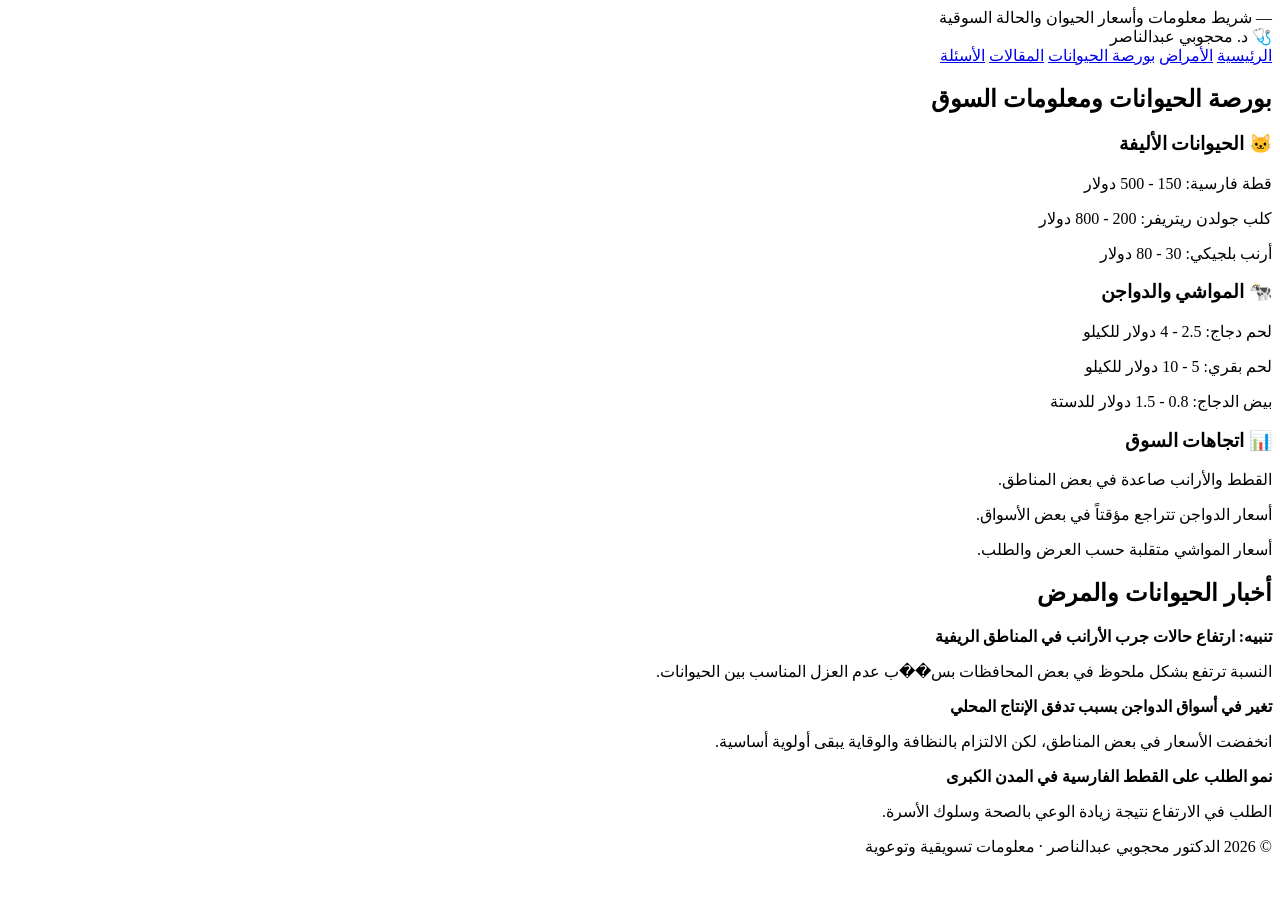
<file: articles.html>
<!doctype html>
<html lang="ar" dir="rtl">
<head>
  <meta charset="utf-8">
  <meta name="viewport" content="width=device-width,initial-scale=1">
  <title>بورصة الحيوانات | د. محجوبي</title>
  <meta name="description" content="أخبار الأسعار، بورصة الحيوانات، الاتجاهات، ومؤشرات السوق للحيوانات الأليفة والمواشي.">
  <link rel="preconnect" href="https://fonts.googleapis.com">
  <link rel="preconnect" href="https://fonts.gstatic.com" crossorigin>
  <link href="https://fonts.googleapis.com/css2?family=Cairo:wght@400;600;700;800;900&display=swap" rel="stylesheet">
  <link rel="stylesheet" href="styles.css">
</head>
<body>
  <div class="topbar">
    <div class="wrap topbar-inner">
      <span id="clock">—</span>
      <span>شريط معلومات وأسعار الحيوان والحالة السوقية</span>
    </div>
  </div>

  <header class="site-header">
    <div class="wrap nav">
      <div class="brand">🩺 د. <span>محجوبي عبدالناصر</span></div>
      <nav class="nav-links">
        <a href="index.html">الرئيسية</a>
        <a href="diseases.html">الأمراض</a>
        <a href="market.html">بورصة الحيوانات</a>
        <a href="articles.html">المقالات</a>
        <a href="faq.html">الأسئلة</a>
      </nav>
    </div>
  </header>

  <main>
    <section class="section section-hero">
      <div class="wrap">
        <div class="section-head">
          <h2>بورصة الحيوانات ومعلومات السوق</h2>
        </div>

        <div class="grid">
          <div class="card">
            <h3>🐱 الحيوانات الأليفة</h3>
            <p>قطة فارسية: 150 - 500 دولار</p>
            <p>كلب جولدن ريتريفر: 200 - 800 دولار</p>
            <p>أرنب بلجيكي: 30 - 80 دولار</p>
          </div>

          <div class="card">
            <h3>🐄 المواشي والدواجن</h3>
            <p>لحم دجاج: 2.5 - 4 دولار للكيلو</p>
            <p>لحم بقري: 5 - 10 دولار للكيلو</p>
            <p>بيض الدجاج: 0.8 - 1.5 دولار للدستة</p>
          </div>

          <div class="card">
            <h3>📊 اتجاهات السوق</h3>
            <p>القطط والأرانب صاعدة في بعض المناطق.</p>
            <p>أسعار الدواجن تتراجع مؤقتاً في بعض الأسواق.</p>
            <p>أسعار المواشي متقلبة حسب العرض والطلب.</p>
          </div>
        </div>
      </div>
    </section>

    <section class="section">
      <div class="wrap">
        <div class="section-head">
          <h2>أخبار الحيوانات والمرض</h2>
        </div>

        <div class="faq-list">
          <div class="faq-item">
            <strong>تنبيه: ارتفاع حالات جرب الأرانب في المناطق الريفية</strong>
            <p>النسبة ترتفع بشكل ملحوظ في بعض المحافظات بس��ب عدم العزل المناسب بين الحيوانات.</p>
          </div>

          <div class="faq-item">
            <strong>تغير في أسواق الدواجن بسبب تدفق الإنتاج المحلي</strong>
            <p>انخفضت الأسعار في بعض المناطق، لكن الالتزام بالنظافة والوقاية يبقى أولوية أساسية.</p>
          </div>

          <div class="faq-item">
            <strong>نمو الطلب على القطط الفارسية في المدن الكبرى</strong>
            <p>الطلب في الارتفاع نتيجة زيادة الوعي بالصحة وسلوك الأسرة.</p>
          </div>
        </div>
      </div>
    </section>
  </main>

  <footer class="site-footer">
    <div class="wrap">© 2026 الدكتور محجوبي عبدالناصر · معلومات تسويقية وتوعوية</div>
  </footer>

  <script src="script.js"></script>
</body>
</html>
</file>
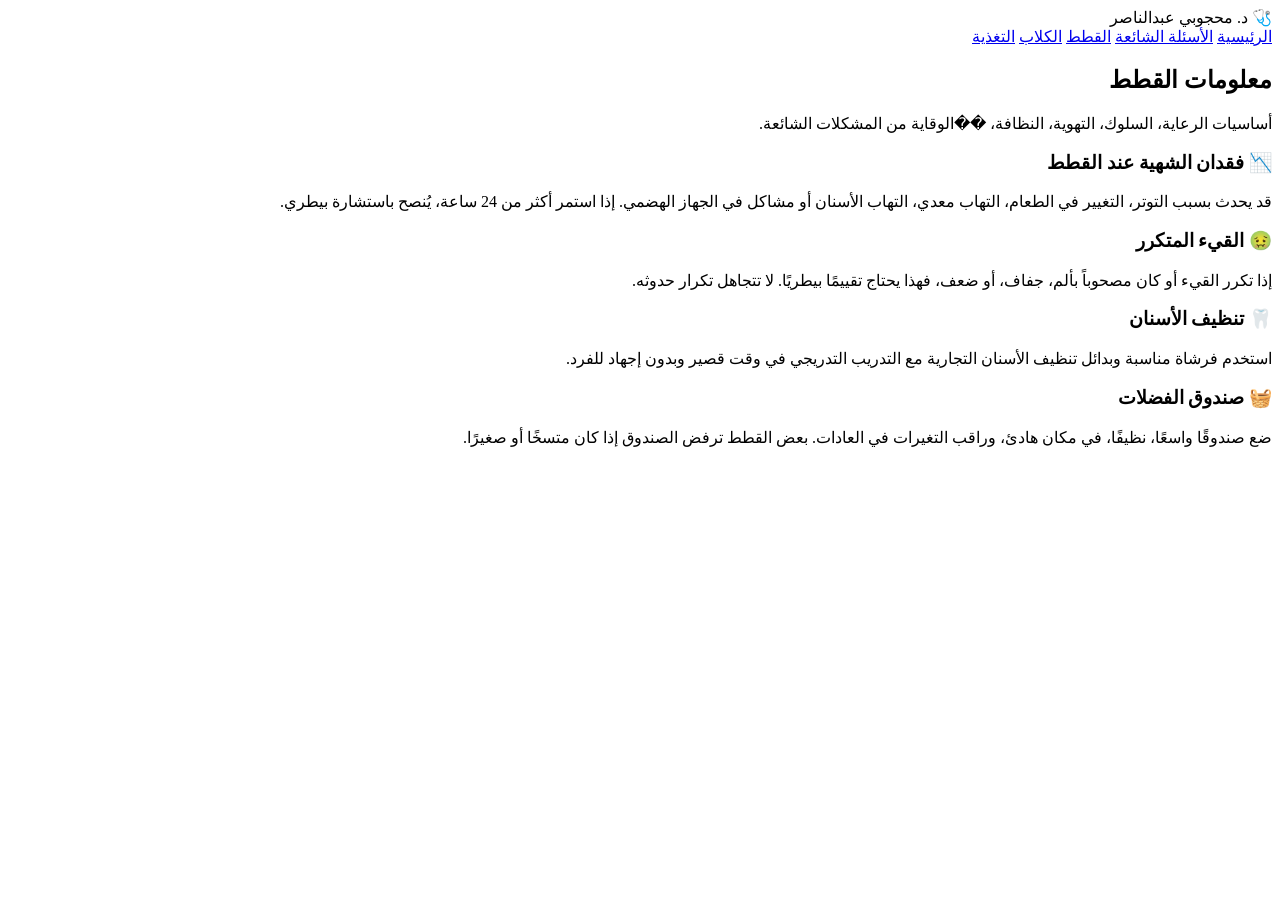
<file: cats.html>
<!doctype html>
<html lang="ar" dir="rtl">
<head>
  <meta charset="utf-8">
  <meta name="viewport" content="width=device-width,initial-scale=1">
  <title>القطط | د. محجوبي عبدالناصر</title>
  <meta name="description" content="معلومات شاملة عن القطط: التغذية، السلوك، الرعاية الصحية، قضايا الشهية والقيء، والتنظيف والعناية المنزلية.">
  <link rel="preconnect" href="https://fonts.googleapis.com">
  <link rel="preconnect" href="https://fonts.gstatic.com" crossorigin>
  <link href="https://fonts.googleapis.com/css2?family=Cairo:wght@400;600;700;800;900&display=swap" rel="stylesheet">
  <link rel="stylesheet" href="styles.css">
</head>
<body>
  <header class="site-header">
    <div class="wrap nav">
      <div class="brand">🩺 د. <span>محجوبي عبدالناصر</span></div>
      <nav class="nav-links">
        <a href="index.html">الرئيسية</a>
        <a href="faq.html">الأسئلة الشائعة</a>
        <a href="cats.html">القطط</a>
        <a href="dogs.html">الكلاب</a>
        <a href="nutrition.html">التغذية</a>
      </nav>
    </div>
  </header>

  <main class="page-wrap">
    <section class="section">
      <div class="wrap">
        <div class="page-head">
          <h1>معلومات القطط</h1>
          <p>أساسيات الرعاية، السلوك، التهوية، النظافة، ��الوقاية من المشكلات الشائعة.</p>
        </div>

        <div class="article-grid">
          <article class="card article">
            <h3>📉 فقدان الشهية عند القطط</h3>
            <p>قد يحدث بسبب التوتر، التغيير في الطعام، التهاب معدي، التهاب الأسنان أو مشاكل في الجهاز الهضمي. إذا استمر أكثر من 24 ساعة، يُنصح باستشارة بيطري.</p>
          </article>
          <article class="card article">
            <h3>🤢 القيء المتكرر</h3>
            <p>إذا تكرر القيء أو كان مصحوباً بألم، جفاف، أو ضعف، فهذا يحتاج تقييمًا بيطريًا. لا تتجاهل تكرار حدوثه.</p>
          </article>
          <article class="card article">
            <h3>🦷 تنظيف الأسنان</h3>
            <p>استخدم فرشاة مناسبة وبدائل تنظيف الأسنان التجارية مع التدريب التدريجي في وقت قصير وبدون إجهاد للفرد.</p>
          </article>
          <article class="card article">
            <h3>🧺 صندوق الفضلات</h3>
            <p>ضع صندوقًا واسعًا، نظيفًا، في مكان هادئ، وراقب التغيرات في العادات. بعض القطط ترفض الصندوق إذا كان متسخًا أو صغيرًا.</p>
          </article>
        </div>
      </div>
    </section>
  </main>

  <script src="script.js"></script>
</body>
</html>
</file>
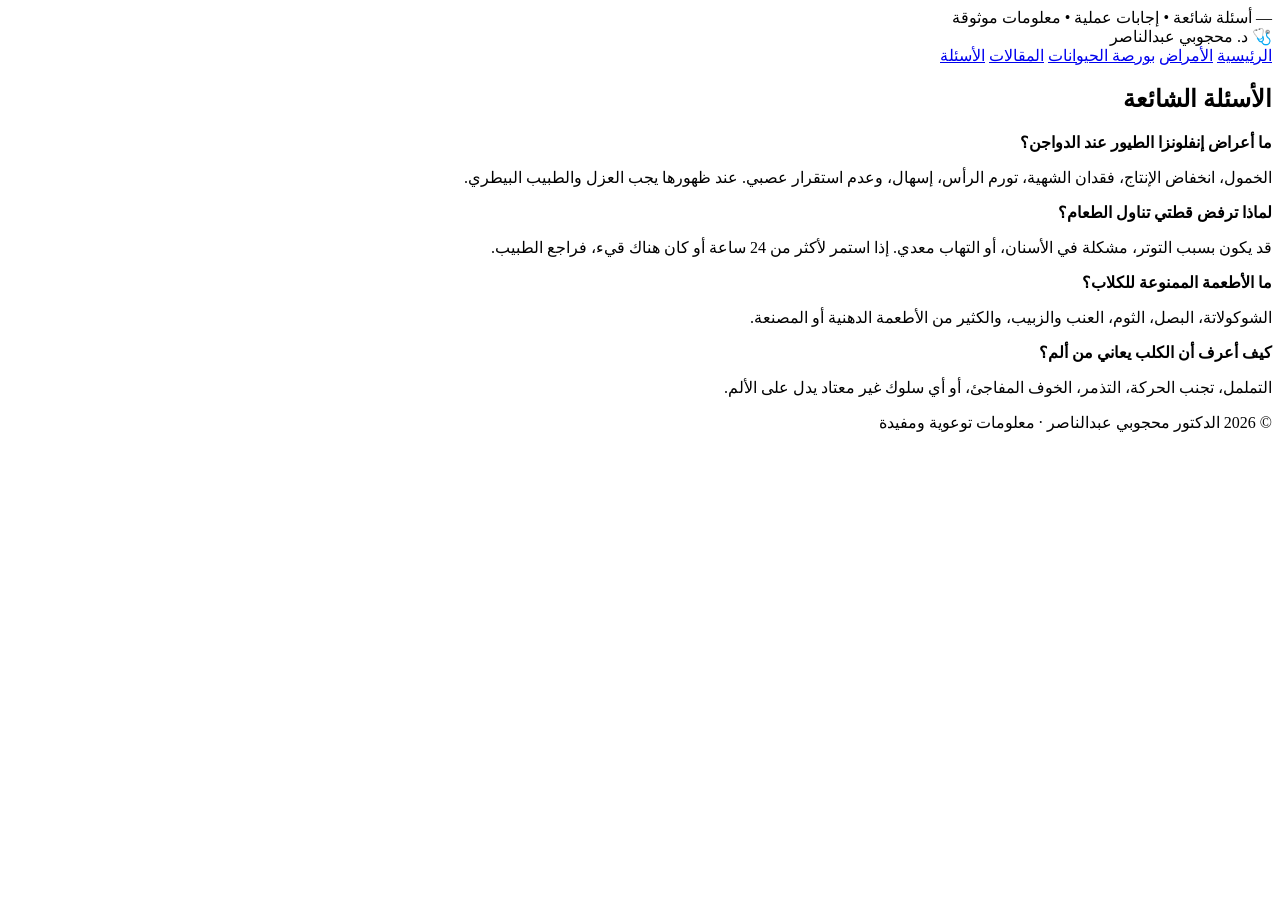
<file: diseases.html>
<!doctype html>
<html lang="ar" dir="rtl">
<head>
  <meta charset="utf-8">
  <meta name="viewport" content="width=device-width,initial-scale=1">
  <title>الأسئلة الشائعة | د. محجوبي</title>
  <meta name="description" content="أسئلة شائعة وأجوبة عملية عن صحة الحيوانات الأليفة، التغذية، السلوك، والوقاية.">
  <link rel="preconnect" href="https://fonts.googleapis.com">
  <link rel="preconnect" href="https://fonts.gstatic.com" crossorigin>
  <link href="https://fonts.googleapis.com/css2?family=Cairo:wght@400;600;700;800;900&display=swap" rel="stylesheet">
  <link rel="stylesheet" href="styles.css">
</head>
<body>
  <div class="topbar">
    <div class="wrap topbar-inner">
      <span id="clock">—</span>
      <span>أسئلة شائعة • إجابات عملية • معلومات موثوقة</span>
    </div>
  </div>

  <header class="site-header">
    <div class="wrap nav">
      <div class="brand">🩺 د. <span>محجوبي عبدالناصر</span></div>
      <nav class="nav-links">
        <a href="index.html">الرئيسية</a>
        <a href="diseases.html">الأمراض</a>
        <a href="market.html">بورصة الحيوانات</a>
        <a href="articles.html">المقالات</a>
        <a href="faq.html">الأسئلة</a>
      </nav>
    </div>
  </header>

  <main>
    <section class="section section-hero">
      <div class="wrap">
        <div class="section-head">
          <h2>الأسئلة الشائعة</h2>
        </div>

        <div class="faq-list">
          <div class="faq-item">
            <strong>ما أعراض إنفلونزا الطيور عند الدواجن؟</strong>
            <p>الخمول، انخفاض الإنتاج، فقدان الشهية، تورم الرأس، إسهال، وعدم استقرار عصبي. عند ظهورها يجب العزل والطبيب البيطري.</p>
          </div>

          <div class="faq-item">
            <strong>لماذا ترفض قطتي تناول الطعام؟</strong>
            <p>قد يكون بسبب التوتر، مشكلة في الأسنان، أو التهاب معدي. إذا استمر لأكثر من 24 ساعة أو كان هناك قيء، فراجع الطبيب.</p>
          </div>

          <div class="faq-item">
            <strong>ما الأطعمة الممنوعة للكلاب؟</strong>
            <p>الشوكولاتة، البصل، الثوم، العنب والزبيب، والكثير من الأطعمة الدهنية أو المصنعة.</p>
          </div>

          <div class="faq-item">
            <strong>كيف أعرف أن الكلب يعاني من ألم؟</strong>
            <p>التململ، تجنب الحركة، التذمر، الخوف المفاجئ، أو أي سلوك غير معتاد يدل على الألم.</p>
          </div>
        </div>
      </div>
    </section>
  </main>

  <footer class="site-footer">
    <div class="wrap">© 2026 الدكتور محجوبي عبدالناصر · معلومات توعوية ومفيدة</div>
  </footer>

  <script src="script.js"></script>
</body>
</html>
</file>
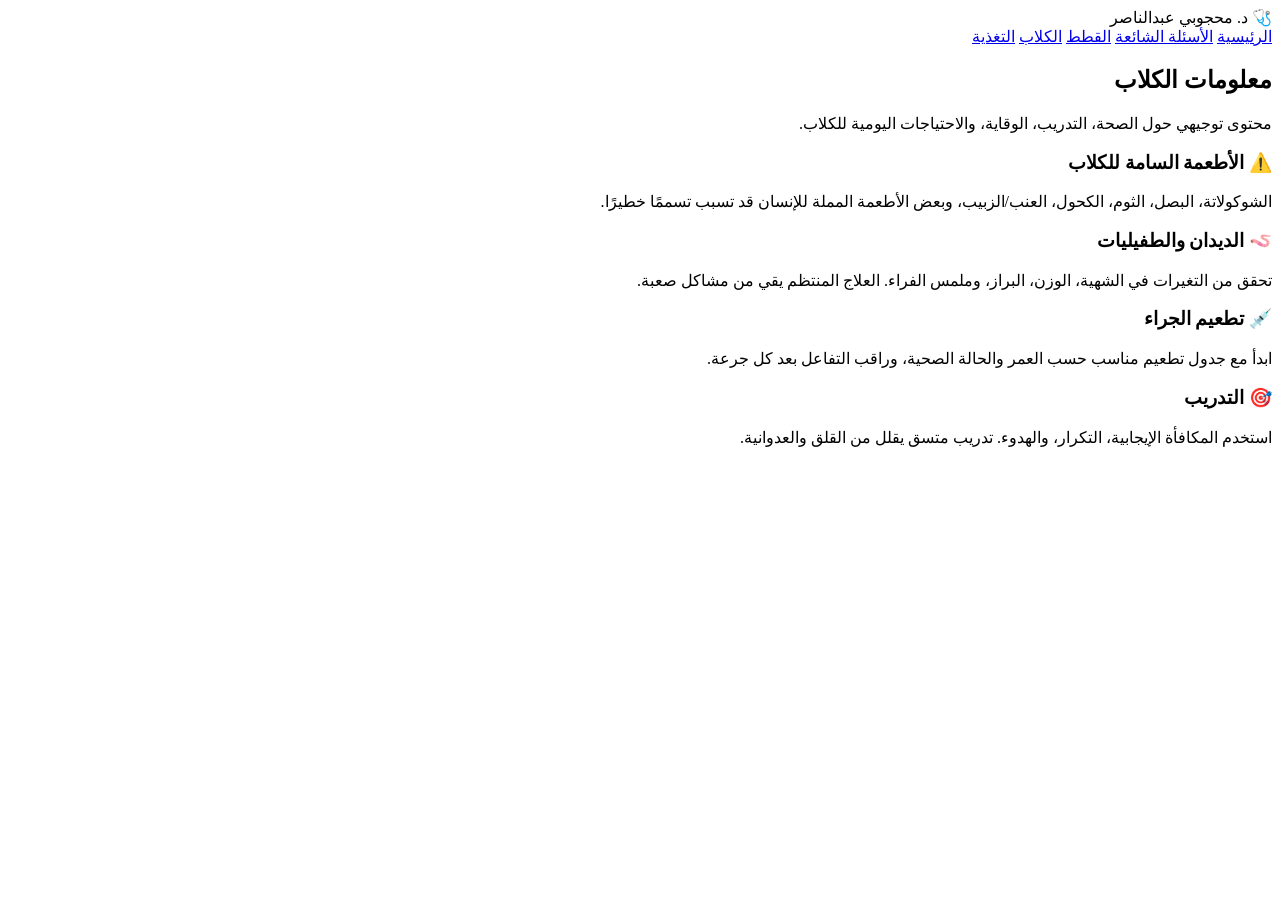
<file: dogs.html>
<!doctype html>
<html lang="ar" dir="rtl">
<head>
  <meta charset="utf-8">
  <meta name="viewport" content="width=device-width,initial-scale=1">
  <title>الكلاب | د. محجوبي عبدالناصر</title>
  <meta name="description" content="معلومات قيمة عن الكلاب: الصحة، التدريب، التغذية، الوقاية من الطفيليات، ومشاكل السلوك اليومية.">
  <link rel="preconnect" href="https://fonts.googleapis.com">
  <link rel="preconnect" href="https://fonts.gstatic.com" crossorigin>
  <link href="https://fonts.googleapis.com/css2?family=Cairo:wght@400;600;700;800;900&display=swap" rel="stylesheet">
  <link rel="stylesheet" href="styles.css">
</head>
<body>
  <header class="site-header">
    <div class="wrap nav">
      <div class="brand">🩺 د. <span>محجوبي عبدالناصر</span></div>
      <nav class="nav-links">
        <a href="index.html">الرئيسية</a>
        <a href="faq.html">الأسئلة الشائعة</a>
        <a href="cats.html">القطط</a>
        <a href="dogs.html">الكلاب</a>
        <a href="nutrition.html">التغذية</a>
      </nav>
    </div>
  </header>

  <main class="page-wrap">
    <section class="section">
      <div class="wrap">
        <div class="page-head">
          <h1>معلومات الكلاب</h1>
          <p>محتوى توجيهي حول الصحة، التدريب، الوقاية، والاحتياجات اليومية للكلاب.</p>
        </div>

        <div class="article-grid">
          <article class="card article">
            <h3>⚠️ الأطعمة السامة للكلاب</h3>
            <p>الشوكولاتة، البصل، الثوم، الكحول، العنب/الزبيب، وبعض الأطعمة المملة للإنسان قد تسبب تسممًا خطيرًا.</p>
          </article>
          <article class="card article">
            <h3>🪱 الديدان والطفيليات</h3>
            <p>تحقق من التغيرات في الشهية، الوزن، البراز، وملمس الفراء. العلاج المنتظم يقي من مشاكل صعبة.</p>
          </article>
          <article class="card article">
            <h3>💉 تطعيم الجراء</h3>
            <p>ابدأ مع جدول تطعيم مناسب حسب العمر والحالة الصحية، وراقب التفاعل بعد كل جرعة.</p>
          </article>
          <article class="card article">
            <h3>🎯 التدريب</h3>
            <p>استخدم المكافأة الإيجابية، التكرار، والهدوء. تدريب متسق يقلل من القلق والعدوانية.</p>
          </article>
        </div>
      </div>
    </section>
  </main>

  <script src="script.js"></script>
</body>
</html>
</file>
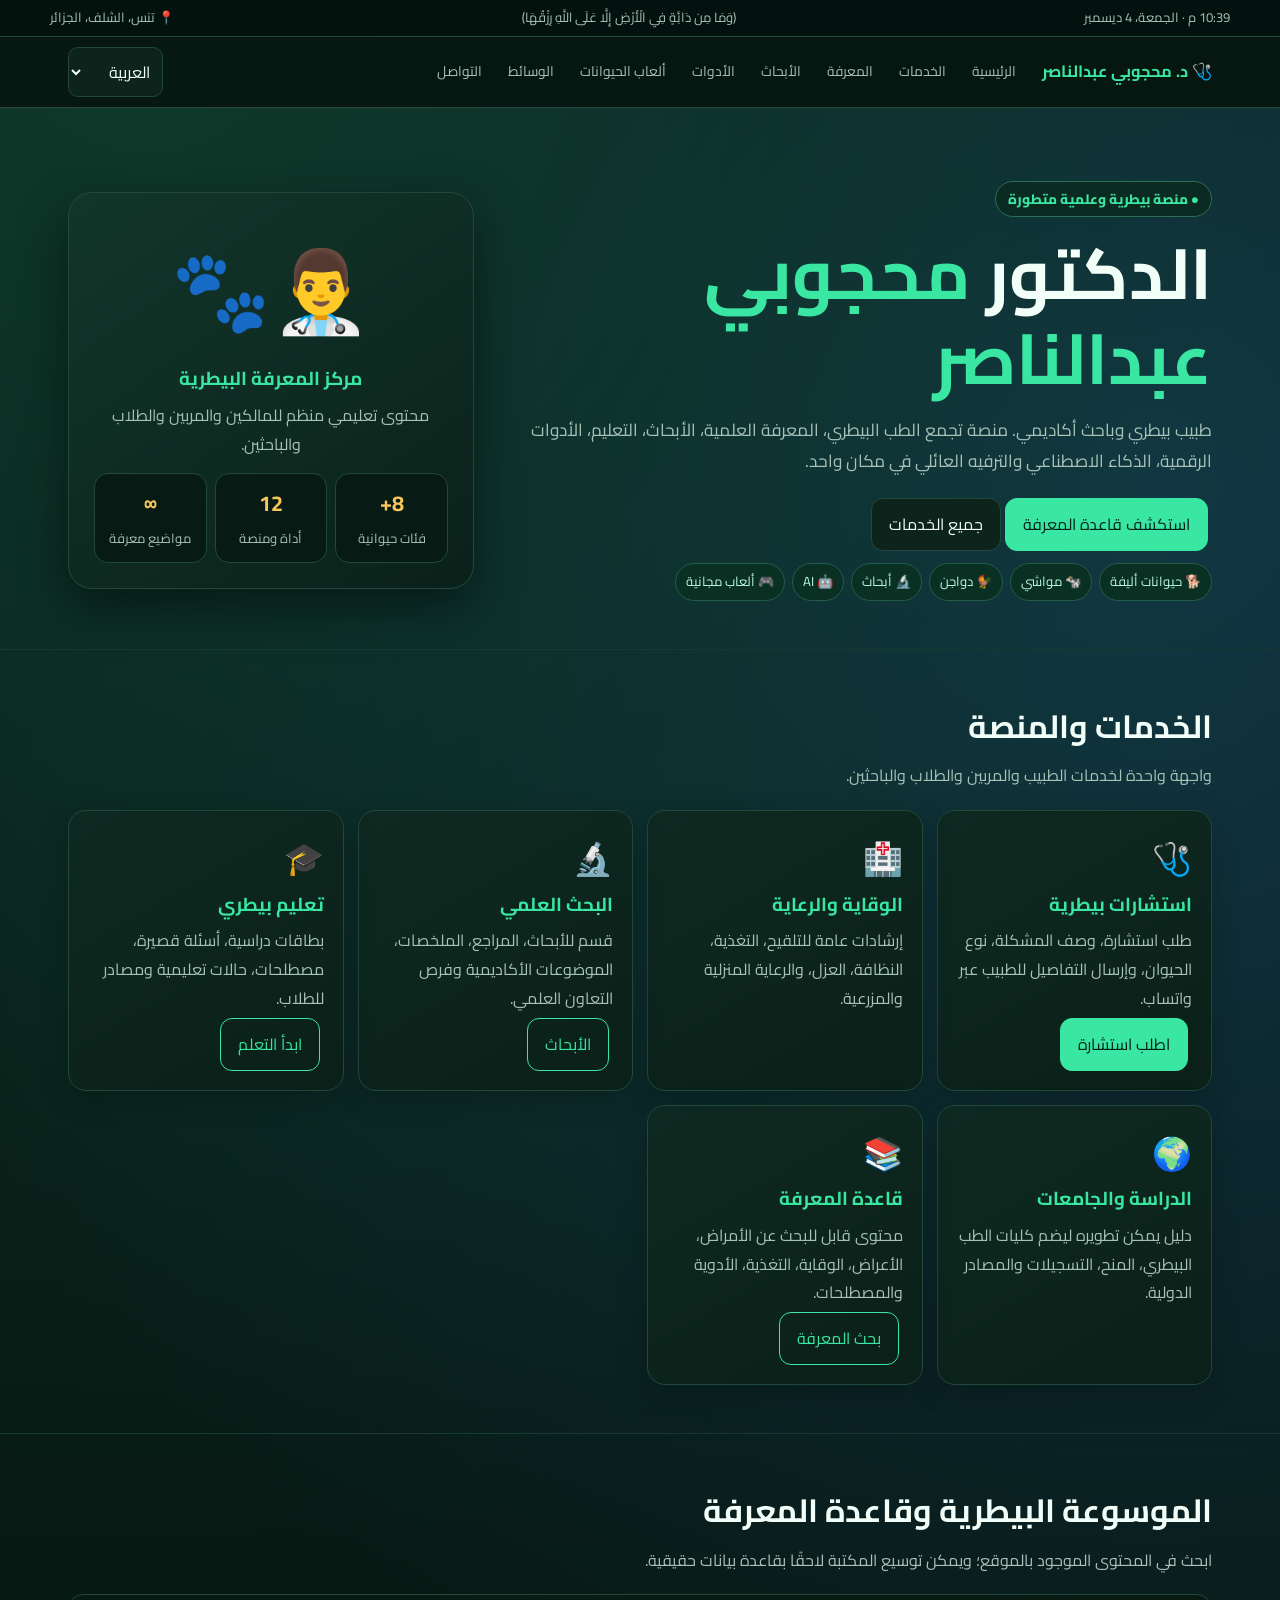
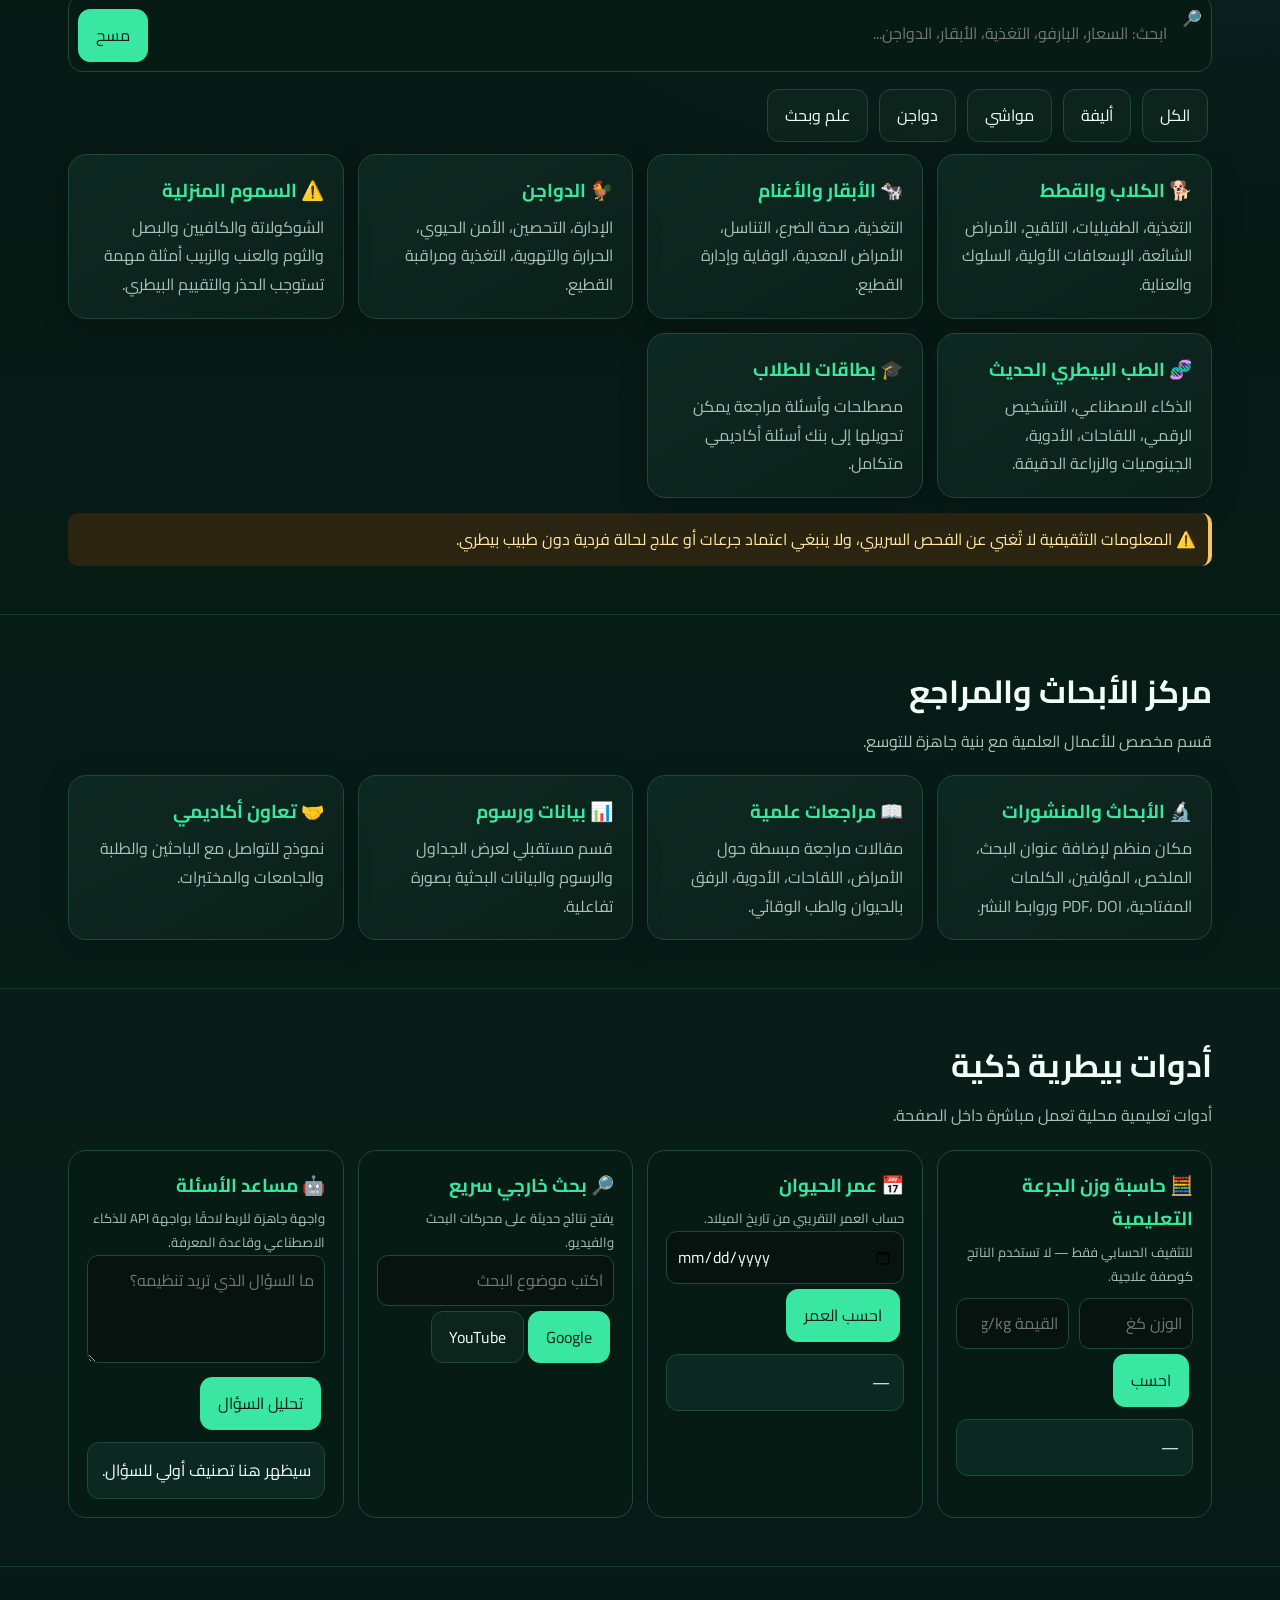
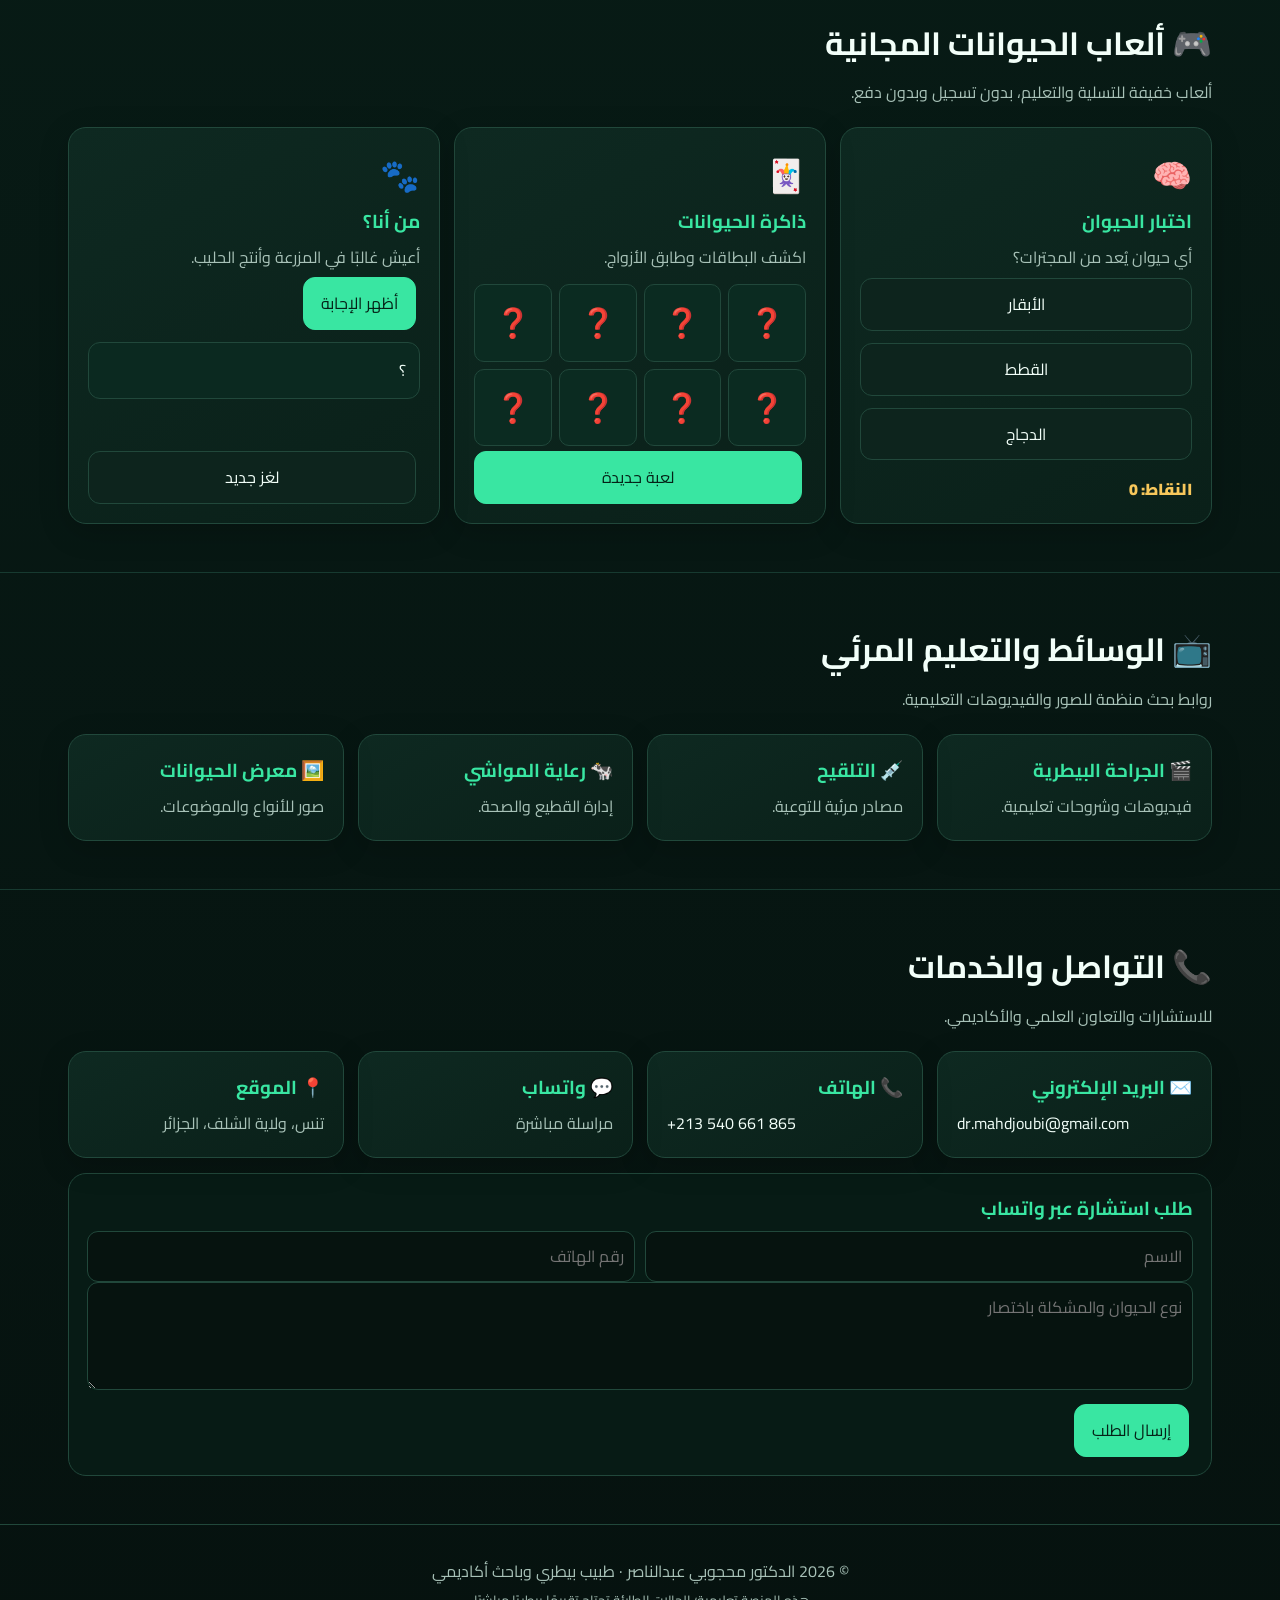
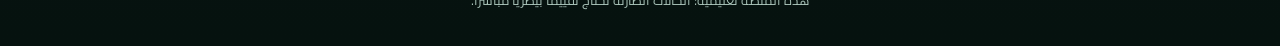
<file: dr_mahdjoubi_veterinary_portal.html>
<!doctype html>
<html lang="ar" dir="rtl">
<head>
<meta charset="utf-8">
<meta name="viewport" content="width=device-width,initial-scale=1,viewport-fit=cover">
<title>د. محجوبي عبدالناصر | المنصة البيطرية والمعرفة العلمية</title>
<meta name="description" content="منصة الدكتور محجوبي عبدالناصر: الطب البيطري، الأبحاث، قاعدة المعرفة، أدوات ذكية، خدمات، تعليم وألعاب حيوانات مجانية.">
<meta name="author" content="محجوبي عبدالناصر">
<meta name="robots" content="index,follow,max-image-preview:large">
<meta name="theme-color" content="#063b2d">
<link rel="preconnect" href="https://fonts.googleapis.com">
<link rel="preconnect" href="https://fonts.gstatic.com" crossorigin>
<link href="https://fonts.googleapis.com/css2?family=Cairo:wght@400;600;700;800;900&display=swap" rel="stylesheet">
<style>
:root{--bg:#071713;--panel:#0d241d;--panel2:#102e25;--ink:#f2fff9;--muted:#a8c2b8;--brand:#39e6a2;--brand2:#22c7d9;--gold:#f7c75b;--danger:#ff7185;--line:#21483b;--shadow:0 18px 50px #0007}
*{box-sizing:border-box}html{scroll-behavior:smooth;scroll-padding-top:88px}body{margin:0;background:radial-gradient(circle at 10% 0,#0e3a2b 0,transparent 32%),radial-gradient(circle at 90% 10%,#12374b 0,transparent 30%),linear-gradient(180deg,#06130f,#081d17 55%,#06120f);color:var(--ink);font-family:Cairo,Arial,sans-serif;line-height:1.8}
a{color:inherit;text-decoration:none}.wrap{max-width:1180px;margin:auto;padding:0 18px}.top{background:#03100cf0;border-bottom:1px solid var(--line);font-size:.82rem}.topin{display:flex;justify-content:space-between;gap:12px;padding:6px 0;color:var(--muted)}
header{position:sticky;top:0;z-index:50;background:#061510e8;backdrop-filter:blur(18px);border-bottom:1px solid var(--line)}nav{min-height:70px;display:flex;align-items:center;gap:16px}nav strong{font-size:1.02rem;color:var(--brand);white-space:nowrap}.navlinks{display:flex;gap:6px;overflow:auto;flex:1}.navlinks a{padding:8px 10px;border-radius:10px;color:var(--muted);white-space:nowrap;font-size:.86rem}.navlinks a:hover{background:var(--panel2);color:var(--brand)}
.lang{background:var(--panel);color:var(--ink);border:1px solid var(--line);border-radius:10px;padding:8px;font:inherit}
.hero{padding:72px 0 48px}.heroGrid{display:grid;grid-template-columns:1.4fr .8fr;gap:28px;align-items:center}.badge{display:inline-flex;gap:7px;align-items:center;padding:5px 12px;border:1px solid #2d6d59;border-radius:999px;color:var(--brand);background:#0b2a21;font-weight:800;font-size:.85rem}
h1{font-size:clamp(2.2rem,6vw,4.4rem);line-height:1.2;margin:14px 0}h1 span{color:var(--brand)}h2{font-size:clamp(1.45rem,3vw,2rem);margin:0 0 6px}h3{margin:0 0 5px;color:var(--brand)}p{margin:0}.lead,.muted{color:var(--muted)}.lead{font-size:1.08rem;max-width:780px}
.heroCard{padding:25px;border:1px solid var(--line);background:linear-gradient(145deg,#12362b,#0a211a);border-radius:24px;box-shadow:var(--shadow);text-align:center}.doctorIcon{font-size:5rem}.statgrid{display:grid;grid-template-columns:repeat(3,1fr);gap:8px;margin-top:15px}.stat{background:#071a14;border:1px solid var(--line);border-radius:14px;padding:10px}.stat b{display:block;color:var(--gold);font-size:1.35rem}
.btn{display:inline-flex;align-items:center;justify-content:center;gap:7px;padding:11px 17px;border-radius:12px;border:1px solid var(--brand);font-weight:800;margin:5px 4px 0 0;cursor:pointer;background:transparent;color:var(--brand);font:inherit}.btn.primary{background:var(--brand);color:#052217}.btn.alt{border-color:var(--line);color:var(--ink);background:var(--panel)}
section{padding:48px 0;border-top:1px solid #173a30}.sectionHead{display:flex;justify-content:space-between;align-items:end;gap:18px;margin-bottom:20px}.grid{display:grid;grid-template-columns:repeat(auto-fit,minmax(235px,1fr));gap:14px}.card{background:linear-gradient(150deg,#0e2921,#0a2019);border:1px solid var(--line);border-radius:18px;padding:19px;box-shadow:0 8px 30px #0003;transition:.2s}.card:hover{transform:translateY(-3px);border-color:#3b806b}.icon{font-size:2rem}.chips{display:flex;flex-wrap:wrap;gap:7px;margin-top:12px}.chip{padding:6px 10px;border-radius:999px;background:#0a3024;border:1px solid #245c4a;color:#bafbe1;font-size:.82rem}
.searchBox{display:flex;gap:8px;background:#071b15;border:1px solid var(--line);padding:9px;border-radius:15px}.searchBox input{flex:1;min-width:0;background:transparent;border:0;outline:0;color:var(--ink);font:inherit;padding:7px}.filter{display:flex;gap:7px;overflow:auto;margin:12px 0}.filter button{white-space:nowrap}
.tool{background:#071b15;border:1px solid var(--line);border-radius:18px;padding:18px}.tool input,.tool select,.tool textarea{width:100%;background:#06130f;color:var(--ink);border:1px solid var(--line);border-radius:11px;padding:10px;font:inherit}.two{display:grid;grid-template-columns:1fr 1fr;gap:10px}.result{margin-top:12px;padding:13px;background:#0b2920;border-radius:12px;border:1px solid var(--line);white-space:pre-wrap}
.tabs{display:flex;gap:7px;flex-wrap:wrap;margin:12px 0}.tabs button{cursor:pointer}.hidden{display:none!important}
.kpi{font-size:1.9rem;font-weight:900;color:var(--gold)}.notice{border-right:4px solid var(--gold);background:#2b2410;padding:12px;border-radius:10px;color:#ffe8a4}
.gameGrid{display:grid;grid-template-columns:repeat(auto-fit,minmax(210px,1fr));gap:14px}.game{min-height:190px;display:flex;flex-direction:column;justify-content:space-between}.gameboard{display:grid;grid-template-columns:repeat(4,1fr);gap:7px;margin-top:12px}.tile{aspect-ratio:1;border:1px solid var(--line);background:#0b2b21;border-radius:10px;font-size:1.8rem;cursor:pointer}.quizOpt{width:100%;text-align:right;margin:6px 0}.score{font-weight:900;color:var(--gold)}
footer{padding:32px 0;color:var(--muted);border-top:1px solid var(--line);text-align:center}.small{font-size:.82rem;color:var(--muted)}
@media(max-width:820px){.heroGrid{grid-template-columns:1fr}.navlinks{order:3;flex-basis:100%}nav{flex-wrap:wrap;padding:8px 0}.topin{flex-direction:column}.two{grid-template-columns:1fr}.sectionHead{display:block}.hero{padding-top:42px}}
@media(prefers-reduced-motion:reduce){*{scroll-behavior:auto!important;transition:none!important}}
</style>
</head>
<body>
<div class="top"><div class="wrap topin"><span id="clock">—</span><span>﴿وَمَا مِن دَابَّةٍ فِي الْأَرْضِ إِلَّا عَلَى اللَّهِ رِزْقُهَا﴾</span><span>📍 تنس، الشلف، الجزائر</span></div></div>
<header><div class="wrap"><nav>
<strong>🩺 د. محجوبي عبدالناصر</strong>
<div class="navlinks">
<a href="#about">الرئيسية</a><a href="#services">الخدمات</a><a href="#knowledge">المعرفة</a><a href="#research">الأبحاث</a><a href="#tools">الأدوات</a><a href="#games">ألعاب الحيوانات</a><a href="#media">الوسائط</a><a href="#contact">التواصل</a>
</div>
<select class="lang" id="lang"><option>العربية</option><option>Français</option><option>English</option></select>
</nav></div></header>

<main>
<section class="hero" id="about"><div class="wrap heroGrid">
<div>
<span class="badge">● منصة بيطرية وعلمية متطورة</span>
<h1>الدكتور <span>محجوبي عبدالناصر</span></h1>
<p class="lead">طبيب بيطري وباحث أكاديمي. منصة تجمع الطب البيطري، المعرفة العلمية، الأبحاث، التعليم، الأدوات الرقمية، الذكاء الاصطناعي والترفيه العائلي في مكان واحد.</p>
<div style="margin-top:17px"><a class="btn primary" href="#knowledge">استكشف قاعدة المعرفة</a><a class="btn alt" href="#services">جميع الخدمات</a></div>
<div class="chips"><span class="chip">🐕 حيوانات أليفة</span><span class="chip">🐄 مواشي</span><span class="chip">🐓 دواجن</span><span class="chip">🔬 أبحاث</span><span class="chip">🤖 AI</span><span class="chip">🎮 ألعاب مجانية</span></div>
</div>
<div class="heroCard"><div class="doctorIcon">👨‍⚕️🐾</div><h3>مركز المعرفة البيطرية</h3><p class="muted">محتوى تعليمي منظم للمالكين والمربين والطلاب والباحثين.</p>
<div class="statgrid"><div class="stat"><b>8+</b><span class="small">فئات حيوانية</span></div><div class="stat"><b>12</b><span class="small">أداة ومنصة</span></div><div class="stat"><b>∞</b><span class="small">مواضيع معرفة</span></div></div></div>
</div></section>

<section id="services"><div class="wrap"><div class="sectionHead"><div><h2>الخدمات والمنصة</h2><p class="muted">واجهة واحدة لخدمات الطبيب والمربين والطلاب والباحثين.</p></div></div>
<div class="grid">
<div class="card"><div class="icon">🩺</div><h3>استشارات بيطرية</h3><p class="muted">طلب استشارة، وصف المشكلة، نوع الحيوان، وإرسال التفاصيل للطبيب عبر واتساب.</p><a class="btn primary" href="#contact">اطلب استشارة</a></div>
<div class="card"><div class="icon">🏥</div><h3>الوقاية والرعاية</h3><p class="muted">إرشادات عامة للتلقيح، التغذية، النظافة، العزل، والرعاية المنزلية والمزرعية.</p></div>
<div class="card"><div class="icon">🔬</div><h3>البحث العلمي</h3><p class="muted">قسم للأبحاث، المراجع، الملخصات، الموضوعات الأكاديمية وفرص التعاون العلمي.</p><a class="btn" href="#research">الأبحاث</a></div>
<div class="card"><div class="icon">🎓</div><h3>تعليم بيطري</h3><p class="muted">بطاقات دراسية، أسئلة قصيرة، مصطلحات، حالات تعليمية ومصادر للطلاب.</p><a class="btn" href="#knowledge">ابدأ التعلم</a></div>
<div class="card"><div class="icon">🌍</div><h3>الدراسة والجامعات</h3><p class="muted">دليل يمكن تطويره ليضم كليات الطب البيطري، المنح، التسجيلات والمصادر الدولية.</p></div>
<div class="card"><div class="icon">📚</div><h3>قاعدة المعرفة</h3><p class="muted">محتوى قابل للبحث عن الأمراض، الأعراض، الوقاية، التغذية، الأدوية والمصطلحات.</p><a class="btn" href="#knowledge">بحث المعرفة</a></div>
</div></div></section>

<section id="knowledge"><div class="wrap"><div class="sectionHead"><div><h2>الموسوعة البيطرية وقاعدة المعرفة</h2><p class="muted">ابحث في المحتوى الموجود بالموقع؛ ويمكن توسيع المكتبة لاحقًا بقاعدة بيانات حقيقية.</p></div></div>
<div class="searchBox"><span>🔎</span><input id="knowledgeSearch" placeholder="ابحث: السعار، البارفو، التغذية، الأبقار، الدواجن..."><button class="btn primary" id="clearSearch">مسح</button></div>
<div class="filter"><button class="btn alt" data-filter="all">الكل</button><button class="btn alt" data-filter="pets">أليفة</button><button class="btn alt" data-filter="farm">مواشي</button><button class="btn alt" data-filter="poultry">دواجن</button><button class="btn alt" data-filter="research">علم وبحث</button></div>
<div class="grid" id="knowledgeGrid">
<div class="card know" data-cat="pets" data-text="كلاب قطط السعار البارفو التغذية"><h3>🐕 الكلاب والقطط</h3><p class="muted">التغذية، الطفيليات، التلقيح، الأمراض الشائعة، الإسعافات الأولية، السلوك والعناية.</p></div>
<div class="card know" data-cat="farm" data-text="أبقار أغنام ماعز حمى قلاعية تسمم معوي ضرع تناسل"><h3>🐄 الأبقار والأغنام</h3><p class="muted">التغذية، صحة الضرع، التناسل، الأمراض المعدية، الوقاية وإدارة القطيع.</p></div>
<div class="card know" data-cat="poultry" data-text="دجاج دواجن تحصين حرارة تهوية تسمين"><h3>🐓 الدواجن</h3><p class="muted">الإدارة، التحصين، الأمن الحيوي، الحرارة والتهوية، التغذية ومراقبة القطيع.</p></div>
<div class="card know" data-cat="pets" data-text="أطعمة سامة شوكولاتة كافيين بصل ثوم عنب زبيب"><h3>⚠️ السموم المنزلية</h3><p class="muted">الشوكولاتة والكافيين والبصل والثوم والعنب والزبيب أمثلة مهمة تستوجب الحذر والتقييم البيطري.</p></div>
<div class="card know" data-cat="research" data-text="لقاحات أدوية طب وقائي ذكاء اصطناعي تشخيص"><h3>🧬 الطب البيطري الحديث</h3><p class="muted">الذكاء الاصطناعي، التشخيص الرقمي، اللقاحات، الأدوية، الجينوميات والزراعة الدقيقة.</p></div>
<div class="card know" data-cat="research" data-text="مصطلحات تشخيص مختبر علم بحث طلاب"><h3>🎓 بطاقات للطلاب</h3><p class="muted">مصطلحات وأسئلة مراجعة يمكن تحويلها إلى بنك أسئلة أكاديمي متكامل.</p></div>
</div>
<div class="notice" style="margin-top:15px">⚠️ المعلومات التثقيفية لا تُغني عن الفحص السريري، ولا ينبغي اعتماد جرعات أو علاج لحالة فردية دون طبيب بيطري.</div>
</div></section>

<section id="research"><div class="wrap"><div class="sectionHead"><div><h2>مركز الأبحاث والمراجع</h2><p class="muted">قسم مخصص للأعمال العلمية مع بنية جاهزة للتوسع.</p></div></div>
<div class="grid">
<div class="card"><h3>🔬 الأبحاث والمنشورات</h3><p class="muted">مكان منظم لإضافة عنوان البحث، الملخص، المؤلفين، الكلمات المفتاحية، PDF، DOI وروابط النشر.</p></div>
<div class="card"><h3>📖 مراجعات علمية</h3><p class="muted">مقالات مراجعة مبسطة حول الأمراض، اللقاحات، الأدوية، الرفق بالحيوان والطب الوقائي.</p></div>
<div class="card"><h3>📊 بيانات ورسوم</h3><p class="muted">قسم مستقبلي لعرض الجداول والرسوم والبيانات البحثية بصورة تفاعلية.</p></div>
<div class="card"><h3>🤝 تعاون أكاديمي</h3><p class="muted">نموذج للتواصل مع الباحثين والطلبة والجامعات والمختبرات.</p></div>
</div>
</div></section>

<section id="tools"><div class="wrap"><div class="sectionHead"><div><h2>أدوات بيطرية ذكية</h2><p class="muted">أدوات تعليمية محلية تعمل مباشرة داخل الصفحة.</p></div></div>
<div class="grid">
<div class="tool"><h3>🧮 حاسبة وزن الجرعة التعليمية</h3><p class="small">للتثقيف الحسابي فقط — لا تستخدم الناتج كوصفة علاجية.</p><div class="two" style="margin-top:10px"><input id="weight" type="number" min="0" placeholder="الوزن كغ"><input id="dose" type="number" min="0" placeholder="القيمة mg/kg"></div><button class="btn primary" id="calcDose">احسب</button><div class="result" id="doseResult">—</div></div>
<div class="tool"><h3>📅 عمر الحيوان</h3><p class="small">حساب العمر التقريبي من تاريخ الميلاد.</p><input id="birth" type="date"><button class="btn primary" id="calcAge">احسب العمر</button><div class="result" id="ageResult">—</div></div>
<div class="tool"><h3>🔎 بحث خارجي سريع</h3><p class="small">يفتح نتائج حديثة على محركات البحث والفيديو.</p><input id="webq" placeholder="اكتب موضوع البحث"><button class="btn primary" id="googleBtn">Google</button><button class="btn alt" id="youtubeBtn">YouTube</button></div>
<div class="tool"><h3>🤖 مساعد الأسئلة</h3><p class="small">واجهة جاهزة للربط لاحقًا بواجهة API للذكاء الاصطناعي وقاعدة المعرفة.</p><textarea id="aiq" rows="3" placeholder="ما السؤال الذي تريد تنظيمه؟"></textarea><button class="btn primary" id="aiDemo">تحليل السؤال</button><div class="result" id="aiResult">سيظهر هنا تصنيف أولي للسؤال.</div></div>
</div></div></section>

<section id="games"><div class="wrap"><div class="sectionHead"><div><h2>🎮 ألعاب الحيوانات المجانية</h2><p class="muted">ألعاب خفيفة للتسلية والتعليم، بدون تسجيل وبدون دفع.</p></div></div>
<div class="gameGrid">
<div class="card game"><div><div class="icon">🧠</div><h3>اختبار الحيوان</h3><p class="muted" id="quizQ">أي حيوان يُعد من المجترات؟</p><div id="quizOpts"></div></div><div class="score" id="quizScore">النقاط: 0</div></div>
<div class="card game"><div><div class="icon">🃏</div><h3>ذاكرة الحيوانات</h3><p class="muted">اكشف البطاقات وطابق الأزواج.</p><div class="gameboard" id="memory"></div></div><button class="btn primary" id="resetMemory">لعبة جديدة</button></div>
<div class="card game"><div><div class="icon">🐾</div><h3>من أنا؟</h3><p class="muted" id="whoHint">أعيش غالبًا في المزرعة وأنتج الحليب.</p><button class="btn primary" id="whoAnswer">أظهر الإجابة</button><div class="result" id="whoResult">؟</div></div><button class="btn alt" id="whoNext">لغز جديد</button></div>
</div>
</div></section>

<section id="media"><div class="wrap"><div class="sectionHead"><div><h2>📺 الوسائط والتعليم المرئي</h2><p class="muted">روابط بحث منظمة للصور والفيديوهات التعليمية.</p></div></div>
<div class="grid">
<a class="card" target="_blank" rel="noopener" href="https://www.youtube.com/results?search_query=طب+بيطري+جراحة"><h3>🎬 الجراحة البيطرية</h3><p class="muted">فيديوهات وشروحات تعليمية.</p></a>
<a class="card" target="_blank" rel="noopener" href="https://www.youtube.com/results?search_query=تطعيم+الكلاب+والقطط"><h3>💉 التلقيح</h3><p class="muted">مصادر مرئية للتوعية.</p></a>
<a class="card" target="_blank" rel="noopener" href="https://www.youtube.com/results?search_query=رعاية+الأبقار+والأغنام"><h3>🐄 رعاية المواشي</h3><p class="muted">إدارة القطيع والصحة.</p></a>
<a class="card" target="_blank" rel="noopener" href="https://www.google.com/search?tbm=isch&q=الحيوانات+البيطرية"><h3>🖼️ معرض الحيوانات</h3><p class="muted">صور للأنواع والموضوعات.</p></a>
</div></div></section>

<section id="contact"><div class="wrap"><div class="sectionHead"><div><h2>📞 التواصل والخدمات</h2><p class="muted">للاستشارات والتعاون العلمي والأكاديمي.</p></div></div>
<div class="grid">
<a class="card" href="mailto:dr.mahdjoubi@gmail.com"><h3>✉️ البريد الإلكتروني</h3><p dir="ltr">dr.mahdjoubi@gmail.com</p></a>
<a class="card" href="tel:+213540661865"><h3>📞 الهاتف</h3><p dir="ltr">+213 540 661 865</p></a>
<a class="card" href="https://wa.me/213540661865" target="_blank" rel="noopener"><h3>💬 واتساب</h3><p class="muted">مراسلة مباشرة</p></a>
<div class="card"><h3>📍 الموقع</h3><p class="muted">تنس، ولاية الشلف، الجزائر</p></div>
</div>
<div class="tool" style="margin-top:15px"><h3>طلب استشارة عبر واتساب</h3><div class="two"><input id="cn" placeholder="الاسم"><input id="cp" placeholder="رقم الهاتف"></div><textarea id="ca" rows="3" placeholder="نوع الحيوان والمشكلة باختصار"></textarea><button class="btn primary" id="sendWA">إرسال الطلب</button></div>
</div></section>
</main>
<footer><div class="wrap">© 2026 الدكتور محجوبي عبدالناصر · طبيب بيطري وباحث أكاديمي<br><span class="small">هذه المنصة تعليمية؛ الحالات الطارئة تحتاج تقييمًا بيطريًا مباشرًا.</span></div></footer>

<script>
const $=s=>document.querySelector(s), $$=s=>[...document.querySelectorAll(s)];
function tick(){const n=new Date();$('#clock').textContent=n.toLocaleTimeString('ar-DZ',{hour:'2-digit',minute:'2-digit'})+' · '+n.toLocaleDateString('ar-DZ',{weekday:'long',day:'numeric',month:'long'});}
setInterval(tick,1000);tick();

const knowledgeInput=$('#knowledgeSearch');
function filterKnowledge(cat='all'){
 const q=knowledgeInput.value.trim().toLowerCase();
 $$('.know').forEach(c=>c.style.display=((cat==='all'||c.dataset.cat===cat)&&(!q||c.dataset.text.toLowerCase().includes(q)||c.textContent.toLowerCase().includes(q)))?'block':'none');
}
knowledgeInput.addEventListener('input',()=>filterKnowledge(window.kcat||'all'));
$('#clearSearch').onclick=()=>{knowledgeInput.value='';window.kcat='all';filterKnowledge();};
$$('[data-filter]').forEach(b=>b.onclick=()=>{window.kcat=b.dataset.filter;filterKnowledge(window.kcat);});

$('#calcDose').onclick=()=>{const w=parseFloat($('#weight').value),d=parseFloat($('#dose').value);$('#doseResult').textContent=(w>0&&d>=0)?`الناتج الحسابي = ${(w*d).toFixed(2)} mg\\nهذا حساب رياضي فقط وليس توصية بجرعة.`:'أدخل الوزن والقيمة بشكل صحيح.'};
$('#calcAge').onclick=()=>{const b=$('#birth').value;if(!b){$('#ageResult').textContent='اختر تاريخ الميلاد.';return}const bd=new Date(b),now=new Date();let y=now.getFullYear()-bd.getFullYear(),m=now.getMonth()-bd.getMonth();if(m<0){y--;m+=12}if(now.getDate()<bd.getDate())m=Math.max(0,m-1);$('#ageResult').textContent=`العمر التقريبي: ${Math.max(0,y)} سنة و${Math.max(0,m)} شهر.`};
function webOpen(base){const q=$('#webq').value.trim();if(q)window.open(base+encodeURIComponent(q),'_blank','noopener');}
$('#googleBtn').onclick=()=>webOpen('https://www.google.com/search?q=');
$('#youtubeBtn').onclick=()=>webOpen('https://www.youtube.com/results?search_query=');
$('#aiDemo').onclick=()=>{const q=$('#aiq').value.trim();$('#aiResult').textContent=q?`تصنيف أولي للسؤال: ${q.includes('مرض')||q.includes('أعراض')?'أعراض/مرض':q.includes('دواء')||q.includes('جرعة')?'دواء — يحتاج مراجعة طبيب بيطري':q.includes('بحث')||q.includes('دراسة')?'بحث علمي':'استفسار بيطري عام'}\\n\\nيمكن ربط هذه الواجهة لاحقًا بنموذج ذكاء اصطناعي وقاعدة مصادر موثوقة.`:'اكتب سؤالًا أولًا.'};

const quiz=[
['أي حيوان يُعد من المجترات؟',['الأبقار','القطط','الدجاج'],'الأبقار'],
['ما الغذاء الذي قد يكون سامًا للكلاب؟',['الشوكولاتة','الجزر','الأرز'],'الشوكولاتة'],
['أي حيوان من الطيور؟',['الحصان','الدجاج','الأغنام'],'الدجاج'],
['ما الإجراء الأساسي عند الاشتباه بمرض معدٍ في قطيع؟',['العزل والتقييم البيطري','زيادة الازدحام','إيقاف الماء'],'العزل والتقييم البيطري']
];let qi=0,score=0;
function renderQuiz(){const x=quiz[qi];$('#quizQ').textContent=x[0];$('#quizOpts').innerHTML=x[1].map(o=>`<button class="btn alt quizOpt">${o}</button>`).join('');$$('.quizOpt').forEach(b=>b.onclick=()=>{if(b.textContent===x[2])score++;qi=(qi+1)%quiz.length;$('#quizScore').textContent='النقاط: '+score;renderQuiz();});}renderQuiz();

const animals=['🐕','🐈','🐄','🐑','🐓','🐎','🐇','🐪'];let first=null,lock=false;
function newMemory(){const a=[...animals.slice(0,4),...animals.slice(0,4)].sort(()=>Math.random()-.5);$('#memory').innerHTML=a.map((x,i)=>`<button class="tile" data-v="${x}" data-i="${i}">❓</button>`).join('');first=null;lock=false;$$('.tile').forEach(t=>t.onclick=()=>{if(lock||t.classList.contains('done')||t===first)return;t.textContent=t.dataset.v;if(!first){first=t;return}if(first.dataset.v===t.dataset.v){first.classList.add('done');t.classList.add('done');first=null}else{lock=true;setTimeout(()=>{first.textContent='❓';t.textContent='❓';first=null;lock=false},650)}})}newMemory();$('#resetMemory').onclick=newMemory;

const riddles=[['أعيش غالبًا في المزرعة وأنتج الحليب.','🐄 البقرة'],['أحب الجزر في الرسوم المتحركة وأقفز كثيرًا.','🐇 الأرنب'],['أُعرف بالوفاء وأستطيع حراسة المنزل.','🐕 الكلب'],['أطير ولدي ريش وأضع البيض.','🐓 الدجاجة']];
let ri=0;function showR(){const x=riddles[ri];$('#whoHint').textContent=x[0];$('#whoResult').textContent='؟'}showR();$('#whoAnswer').onclick=()=>$('#whoResult').textContent=riddles[ri][1];$('#whoNext').onclick=()=>{ri=(ri+1)%riddles.length;showR()};

$('#sendWA').onclick=()=>{const n=$('#cn').value.trim(),p=$('#cp').value.trim(),a=$('#ca').value.trim();const m=`السلام عليكم دكتور، أنا ${n}.\\nهاتف: ${p}\\nالاستشارة: ${a}`;window.open('https://wa.me/213540661865?text='+encodeURIComponent(m),'_blank','noopener')};

$('#lang').onchange=e=>{
 const l=e.target.value;
 if(l==='العربية'){document.documentElement.lang='ar';document.documentElement.dir='rtl';return}
 alert('تم تجهيز البنية متعددة اللغات. يمكن إضافة ترجمة كاملة لكل صفحات المحتوى وربطها بملفات لغة مستقلة في النسخة التالية.');
 e.target.value='العربية';
};
</script>
</body>
</html>
</file>
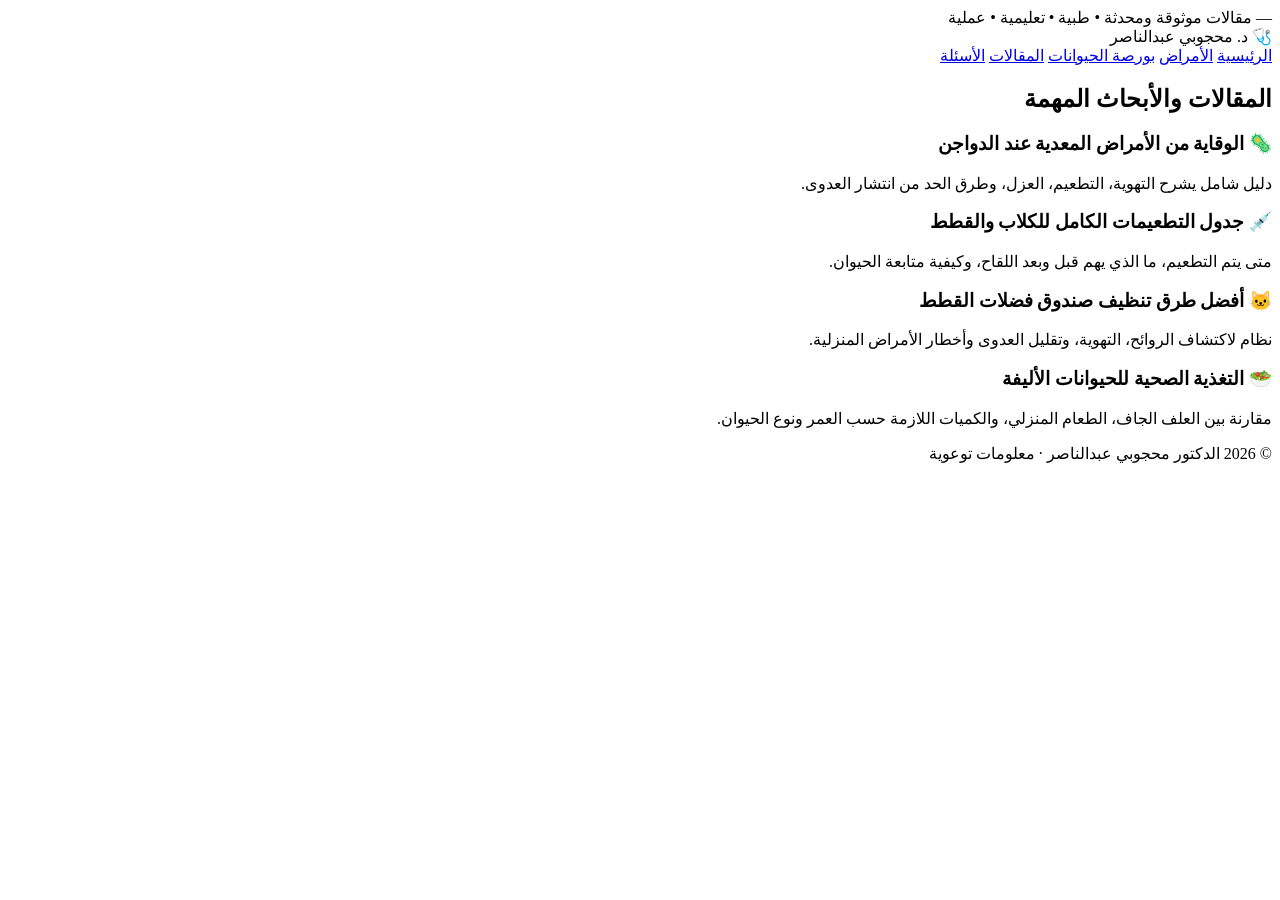
<file: faq.html>
<!doctype html>
<html lang="ar" dir="rtl">
<head>
  <meta charset="utf-8">
  <meta name="viewport" content="width=device-width,initial-scale=1">
  <title>المقالات | د. محجوبي</title>
  <meta name="description" content="مقالات بيطرية متخصصة عن صحة الحيوان، التهوية، الوقاية، التغذية، والسلوك.">
  <link rel="preconnect" href="https://fonts.googleapis.com">
  <link rel="preconnect" href="https://fonts.gstatic.com" crossorigin>
  <link href="https://fonts.googleapis.com/css2?family=Cairo:wght@400;600;700;800;900&display=swap" rel="stylesheet">
  <link rel="stylesheet" href="styles.css">
</head>
<body>
  <div class="topbar">
    <div class="wrap topbar-inner">
      <span id="clock">—</span>
      <span>مقالات موثوقة ومحدثة • طبية • تعليمية • عملية</span>
    </div>
  </div>

  <header class="site-header">
    <div class="wrap nav">
      <div class="brand">🩺 د. <span>محجوبي عبدالناصر</span></div>
      <nav class="nav-links">
        <a href="index.html">الرئيسية</a>
        <a href="diseases.html">الأمراض</a>
        <a href="market.html">بورصة الحيوانات</a>
        <a href="articles.html">المقالات</a>
        <a href="faq.html">الأسئلة</a>
      </nav>
    </div>
  </header>

  <main>
    <section class="section section-hero">
      <div class="wrap">
        <div class="section-head">
          <h2>المقالات والأبحاث المهمة</h2>
        </div>

        <div class="grid">
          <article class="card">
            <h3>🦠 الوقاية من الأمراض المعدية عند الدواجن</h3>
            <p>دليل شامل يشرح التهوية، التطعيم، العزل، وطرق الحد من انتشار العدوى.</p>
          </article>

          <article class="card">
            <h3>💉 جدول التطعيمات الكامل للكلاب والقطط</h3>
            <p>متى يتم التطعيم، ما الذي يهم قبل وبعد اللقاح، وكيفية متابعة الحيوان.</p>
          </article>

          <article class="card">
            <h3>🐱 أفضل طرق تنظيف صندوق فضلات القطط</h3>
            <p>نظام لاكتشاف الروائح، التهوية، وتقليل العدوى وأخطار الأمراض المنزلية.</p>
          </article>

          <article class="card">
            <h3>🥗 التغذية الصحية للحيوانات الأليفة</h3>
            <p>مقارنة بين العلف الجاف، الطعام المنزلي، والكميات اللازمة حسب العمر ونوع الحيوان.</p>
          </article>
        </div>
      </div>
    </section>
  </main>

  <footer class="site-footer">
    <div class="wrap">© 2026 الدكتور محجوبي عبدالناصر · معلومات توعوية</div>
  </footer>

  <script src="script.js"></script>
</body>
</html>
</file>
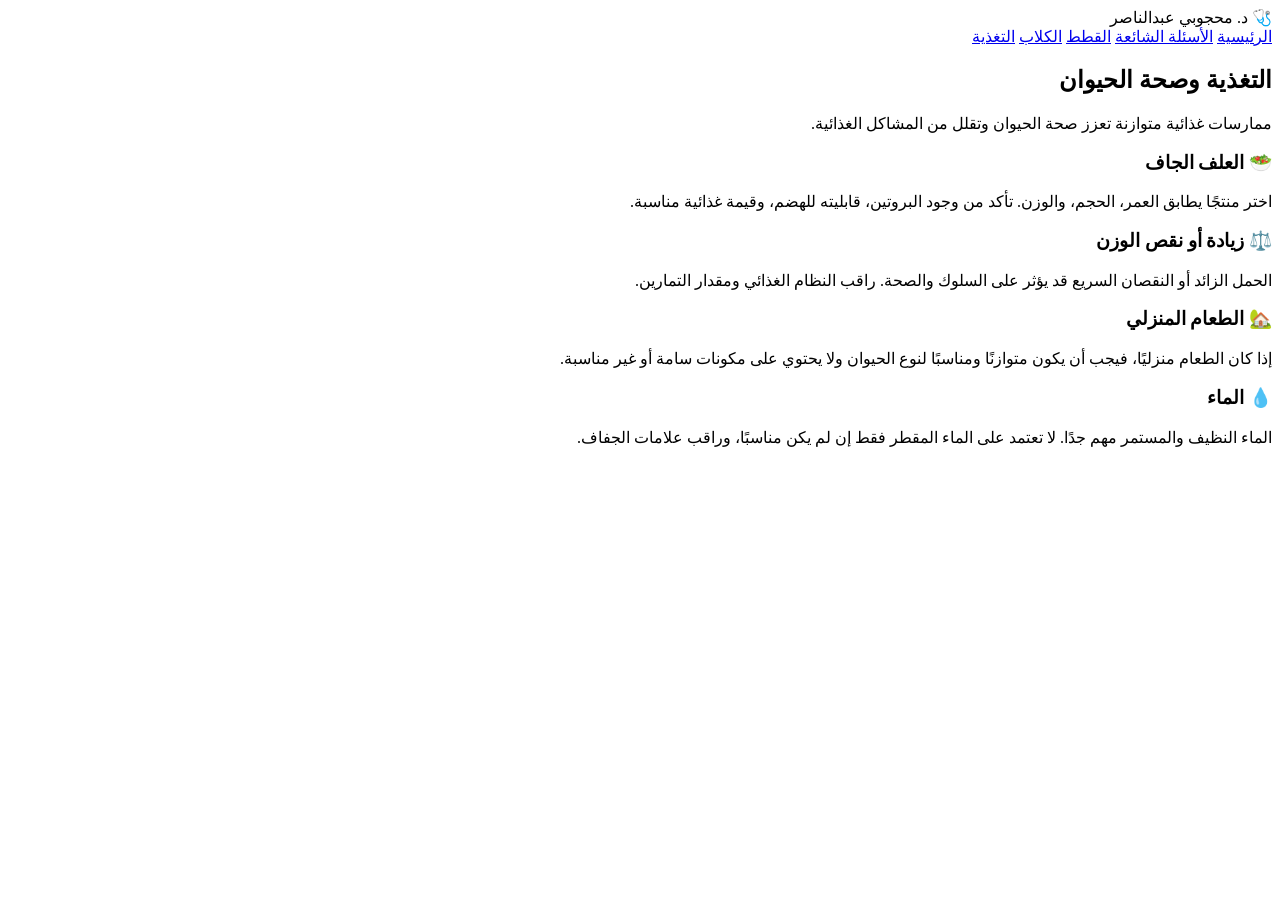
<file: nutrition.html>
<!doctype html>
<html lang="ar" dir="rtl">
<head>
  <meta charset="utf-8">
  <meta name="viewport" content="width=device-width,initial-scale=1">
  <title>التغذية | د. محجوبي عبدالناصر</title>
  <meta name="description" content="دليل التغذية للحيوانات الأليفة: العلف الجاف، نقص الوزن، زيادة الوزن، واعتبارات الأطعمة المنزلية.">
  <link rel="preconnect" href="https://fonts.googleapis.com">
  <link rel="preconnect" href="https://fonts.gstatic.com" crossorigin>
  <link href="https://fonts.googleapis.com/css2?family=Cairo:wght@400;600;700;800;900&display=swap" rel="stylesheet">
  <link rel="stylesheet" href="styles.css">
</head>
<body>
  <header class="site-header">
    <div class="wrap nav">
      <div class="brand">🩺 د. <span>محجوبي عبدالناصر</span></div>
      <nav class="nav-links">
        <a href="index.html">الرئيسية</a>
        <a href="faq.html">الأسئلة الشائعة</a>
        <a href="cats.html">القطط</a>
        <a href="dogs.html">الكلاب</a>
        <a href="nutrition.html">التغذية</a>
      </nav>
    </div>
  </header>

  <main class="page-wrap">
    <section class="section">
      <div class="wrap">
        <div class="page-head">
          <h1>التغذية وصحة الحيوان</h1>
          <p>ممارسات غذائية متوازنة تعزز صحة الحيوان وتقلل من المشاكل الغذائية.</p>
        </div>

        <div class="article-grid">
          <article class="card article">
            <h3>🥗 العلف الجاف</h3>
            <p>اختر منتجًا يطابق العمر، الحجم، والوزن. تأكد من وجود البروتين، قابليته للهضم، وقيمة غذائية مناسبة.</p>
          </article>
          <article class="card article">
            <h3>⚖️ زيادة أو نقص الوزن</h3>
            <p>الحمل الزائد أو النقصان السريع قد يؤثر على السلوك والصحة. راقب النظام الغذائي ومقدار التمارين.</p>
          </article>
          <article class="card article">
            <h3>🏡 الطعام المنزلي</h3>
            <p>إذا كان الطعام منزليًا، فيجب أن يكون متوازنًا ومناسبًا لنوع الحيوان ولا يحتوي على مكونات سامة أو غير مناسبة.</p>
          </article>
          <article class="card article">
            <h3>💧 الماء</h3>
            <p>الماء النظيف والمستمر مهم جدًا. لا تعتمد على الماء المقطر فقط إن لم يكن مناسبًا، وراقب علامات الجفاف.</p>
          </article>
        </div>
      </div>
    </section>
  </main>

  <script src="script.js"></script>
</body>
</html>
</file>
<file: styles.css>
<!doctype html>
<html lang="ar" dir="rtl">
<head>
  <meta charset="utf-8">
  <meta name="viewport" content="width=device-width,initial-scale=1">
  <title>د. محجوبي عبدالناصر | المنصة البيطرية</title>
  <meta name="description" content="منصة طبية بيطرية عربية: أخبار الأمراض، نصائح صحية، أسئلة شائعة، ومعلومات موثوقة عن الحيوانات الأليفة والمواشي.">
  <link rel="preconnect" href="https://fonts.googleapis.com">
  <link rel="preconnect" href="https://fonts.gstatic.com" crossorigin>
  <link href="https://fonts.googleapis.com/css2?family=Cairo:wght@400;600;700;800;900&display=swap" rel="stylesheet">
  <link rel="stylesheet" href="styles.css">
</head>
<body>
  <div class="topbar">
    <div class="wrap topbar-inner">
      <span id="clock">—</span>
      <span>منصة بيطرية عربية حديثة • أخبار • نصائح • وقاية</span>
    </div>
  </div>

  <header class="site-header">
    <div class="wrap nav">
      <div class="brand">🩺 د. <span>محجوبي عبدالناصر</span></div>
      <nav class="nav-links">
        <a href="index.html">الرئيسية</a>
        <a href="diseases.html">الأمراض</a>
        <a href="market.html">بورصة الحيوانات</a>
        <a href="articles.html">المقالات</a>
        <a href="faq.html">الأسئلة</a>
      </nav>
    </div>
  </header>

  <main>
    <section class="hero section section-hero">
      <div class="wrap hero-grid">
        <div>
          <span class="badge">منصة بيطرية متطورة</span>
          <h1>الطب البيطري <span>بأسلوب ذكي ومريح</span></h1>
          <p class="lead">
            محتوى عربي موثوق عن صحة الحيوانات الأليفة، التغذية، السلوك، الوقاية، وأحدث أخبار الأمراض الحيوانية.
          </p>
          <div class="cta-row">
            <a href="diseases.html" class="btn primary">أخبار الأمراض</a>
            <a href="#knowledge" class="btn alt">قاعدة المعرفة</a>
          </div>
          <div class="chip-row">
            <span class="chip">🐱 القطط</span>
            <span class="chip">🐶 الكلاب</span>
            <span class="chip">🐄 المواشي</span>
            <span class="chip">🐓 الدواجن</span>
            <span class="chip">🤖 AI</span>
          </div>
        </div>

        <div class="hero-card">
          <div class="doctor-icon">👨‍⚕️🐾</div>
          <h3>مركز المعرفة البيطرية</h3>
          <p>معلومات دقيقة ومفيدة للمربين والمهتمين بصحة الحيوان.</p>
          <div class="stats">
            <div><b>24/7</b><small>محتوى</small></div>
            <div><b>AI</b><small>ذكي</small></div>
            <div><b>8+</b><small>فئات</small></div>
          </div>
        </div>
      </div>
    </section>

    <section id="knowledge" class="section">
      <div class="wrap">
        <div class="section-head">
          <h2>قاعدة المعرفة</h2>
        </div>

        <div class="search-box">
          <input id="knowledgeSearch" type="text" placeholder="ابحث في القطط، الكلاب، التغذية، أو صحة الحيوان...">
          <button class="btn primary" id="clearSearch">مسح</button>
        </div>

        <div class="filter-row">
          <button class="btn alt active" data-filter="all">الكل</button>
          <button class="btn alt" data-filter="cats">القطط</button>
          <button class="btn alt" data-filter="dogs">الكلاب</button>
          <button class="btn alt" data-filter="nutrition">التغذية</button>
          <button class="btn alt" data-filter="health">الصحة</button>
        </div>

        <div class="grid knowledge-grid">
          <article class="card know" data-cat="cats" data-text="قطط رفض طعام فقدان شهية قيء التهاب فم تنظيف أسنان">
            <h3>🐱 القطط</h3>
            <p>معلومات عن فقدان الشهية، القيء، تنظيف الأسنان، ومشاكل السلوك المنزلية.</p>
          </article>

          <article class="card know" data-cat="dogs" data-text="كلاب أطعمة ممنوعة تسمم شوكولاتة بصل ثوم زبيب إسهال دوخة">
            <h3>🐶 الكلاب</h3>
            <p>أسئلة شائعة حول الأطعمة السامة، الطفيليات، والتنظيف اليومي.</p>
          </article>

          <article class="card know" data-cat="nutrition" data-text="تغذية طعام جاف علف حيوان بروتين وزن زيادة نقصان سعرات">
            <h3>🥗 التغذية</h3>
            <p>أساسيات التغذ��ة، الفرو، الوزن، والفرق بين العلف المنزلي والتجاري.</p>
          </article>

          <article class="card know" data-cat="health" data-text="صحة تطعيمات ديدان براغيث قراد حرارة عين تشخيص">
            <h3>🩺 الصحة والوقاية</h3>
            <p>التطعيمات، الديدان، القراد، البراغيث، والوقاية من الأمراض الطارئة.</p>
          </article>

          <article class="card know" data-cat="cats" data-text="قطط خدش أثاث صندوق فضلات عدوانية سلوك بيئة">
            <h3>🐾 السلوك</h3>
            <p>كيف تمنع خدش الأثاث؟ وكيف تشجع القط على استخدام صندوق الفضلات؟</p>
          </article>

          <article class="card know" data-cat="dogs" data-text="كلاب تدريب عدوانية رعد أصوات خوف تدريب مكافأة">
            <h3>🎯 التدريب</h3>
            <p>أسباب الخوف من الأصوات، العدوانية المفاجئة، وأساليب التدريب الأسهل.</p>
          </article>
        </div>
      </div>
    </section>

    <section class="section">
      <div class="wrap">
        <div class="section-head">
          <h2>الأسئلة الشائعة</h2>
          <a href="faq.html" class="link">عرض كل الأسئلة</a>
        </div>

        <div class="faq-list">
          <div class="faq-item">
            <strong>لماذا ترفض قطتي تناول الطعام؟</strong>
            <p>قد يكون السبب في التوتر، التغيرات الموسمية، مشكلة في الأسنان، أو التهاب معدي بسيط. إذا استمر أكثر من 24 ساعة فاستشر الطبيب البيطري.</p>
          </div>

          <div class="faq-item">
            <strong>ما الأطعمة الممنوعة للكلاب؟</strong>
            <p>الشوكولاتة، البصل، الثوم، العنب، الزبيب، وبعض الأطعمة المصنعة التي تحتوي على مكونات ضارة.</p>
          </div>

          <div class="faq-item">
            <strong>كيف أتعامل مع الخدش عند القطط؟</strong>
            <p>استخدم منشفة أو خربشة مخصصة، اجعلها ممتعة، وراقب بيئة المنزل لتقليل الفوضى.</p>
          </div>
        </div>
      </div>
    </section>

    <section class="section">
      <div class="wrap smart-grid">
        <div class="smart-panel">
          <h3>مساعد ذكي</h3>
          <textarea id="aiQuestion" placeholder="اكتب سؤالك عن القطط أو الكلاب أو التغذية..."></textarea>

          <div class="tag-row">
            <button class="tag" data-question="ما الأسباب الشائعة لرفض القطط للأكل؟">رفض الأكل</button>
            <button class="tag" data-question="كيف أتعامل مع خدش الأثاث عند القط؟">خدش الأثاث</button>
            <button class="tag" data-question="ما أفضل أنواع العلف الجاف للكلاب؟">علف جاف</button>
          </div>

          <button class="btn primary" id="askAi">اطرح السؤال</button>
          <div id="aiResult" class="ai-result">النتيجة: سيتم تحليل السؤال وفق فئة الحيوان ومشكلة الصحة أو السلوك.</div>
        </div>

        <div class="smart-panel">
          <h3>مواضيع جديدة</h3>
          <ul class="topic-list">
            <li>متى يصبح القيء عند القطط طارئاً؟</li>
            <li>أفضل روتين لتنظيف أسنان الكلب</li>
            <li>مراجعة أنواع العلف الجاف للمبتدئين</li>
            <li>الوقاية من البراغيث والقراد</li>
            <li>كيف أعرف أن الكلب يتألم؟</li>
          </ul>
        </div>
      </div>
    </section>
  </main>

  <footer class="site-footer">
    <div class="wrap">
      © 2026 الدكتور محجوبي عبدالناصر · معلومات توعوية ومفيدة فقط.
    </div>
  </footer>

  <script src="script.js"></script>
</body>
</html>
</file>
